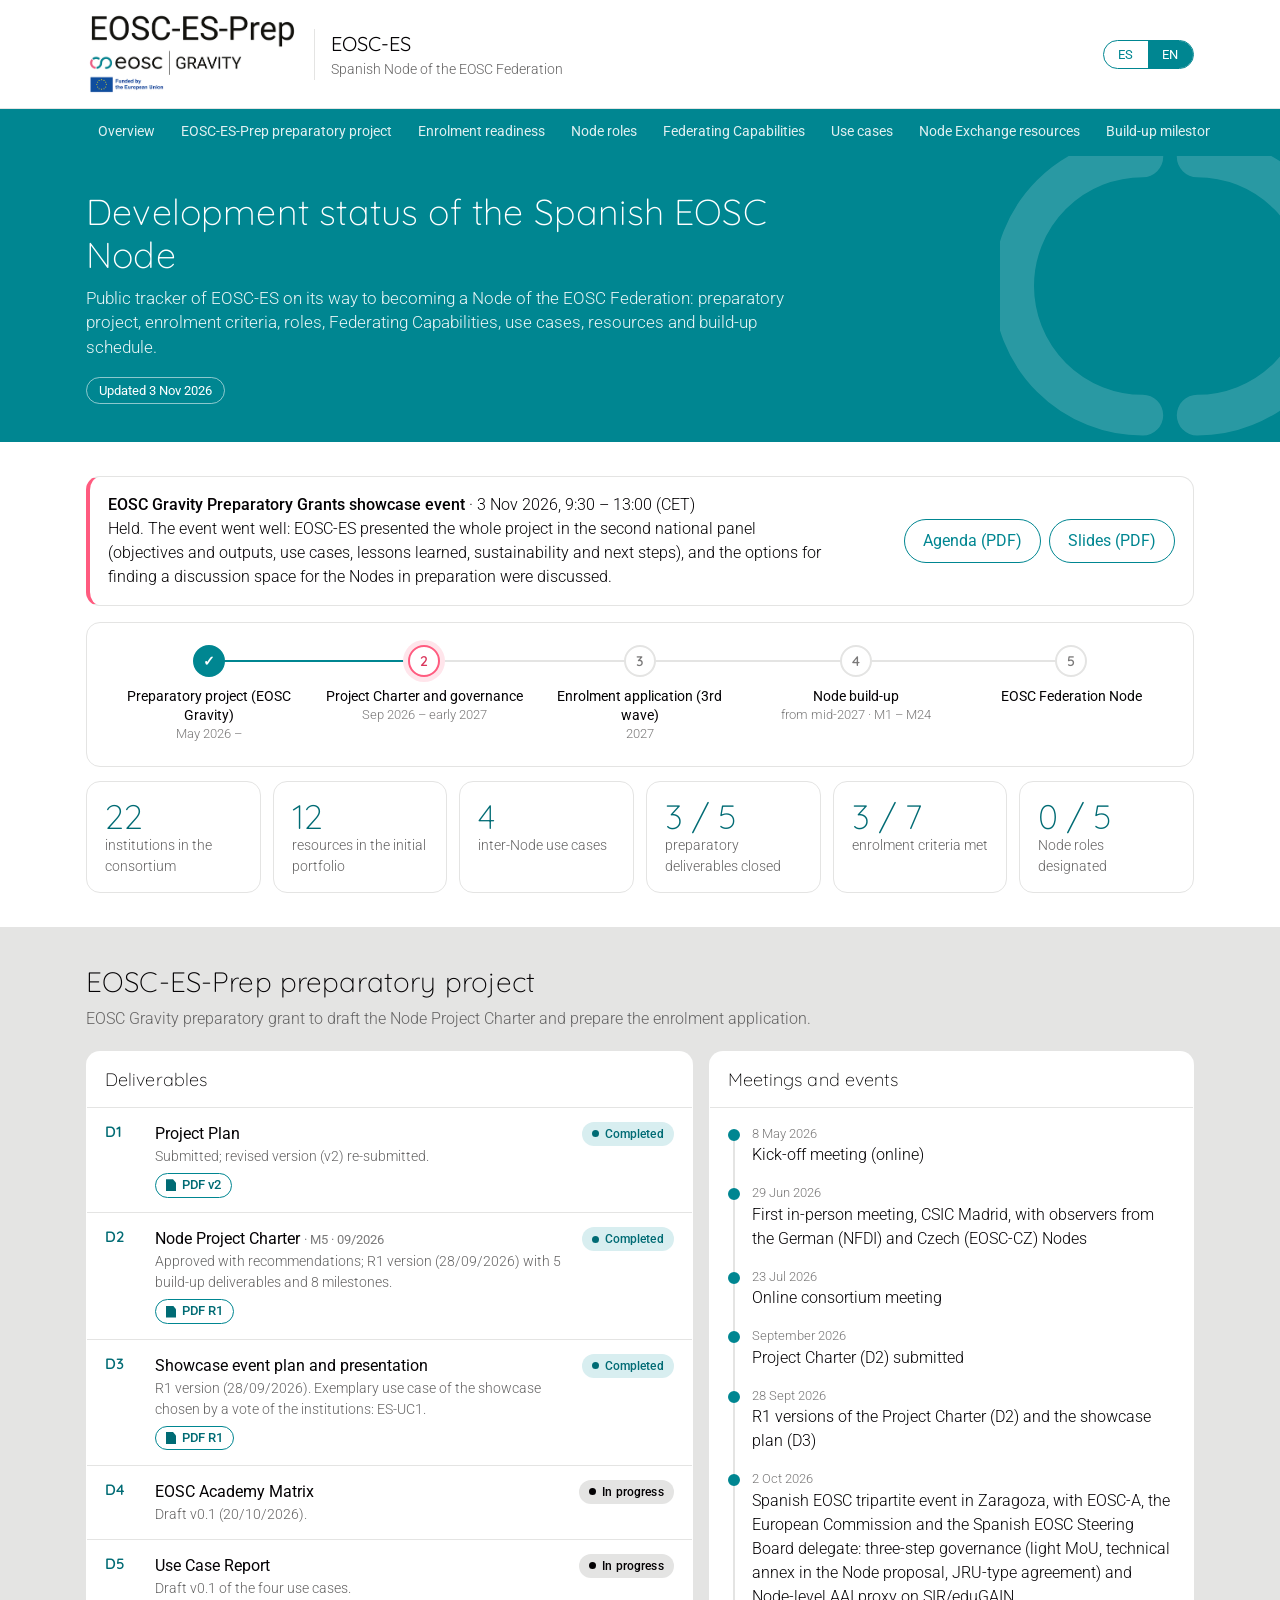
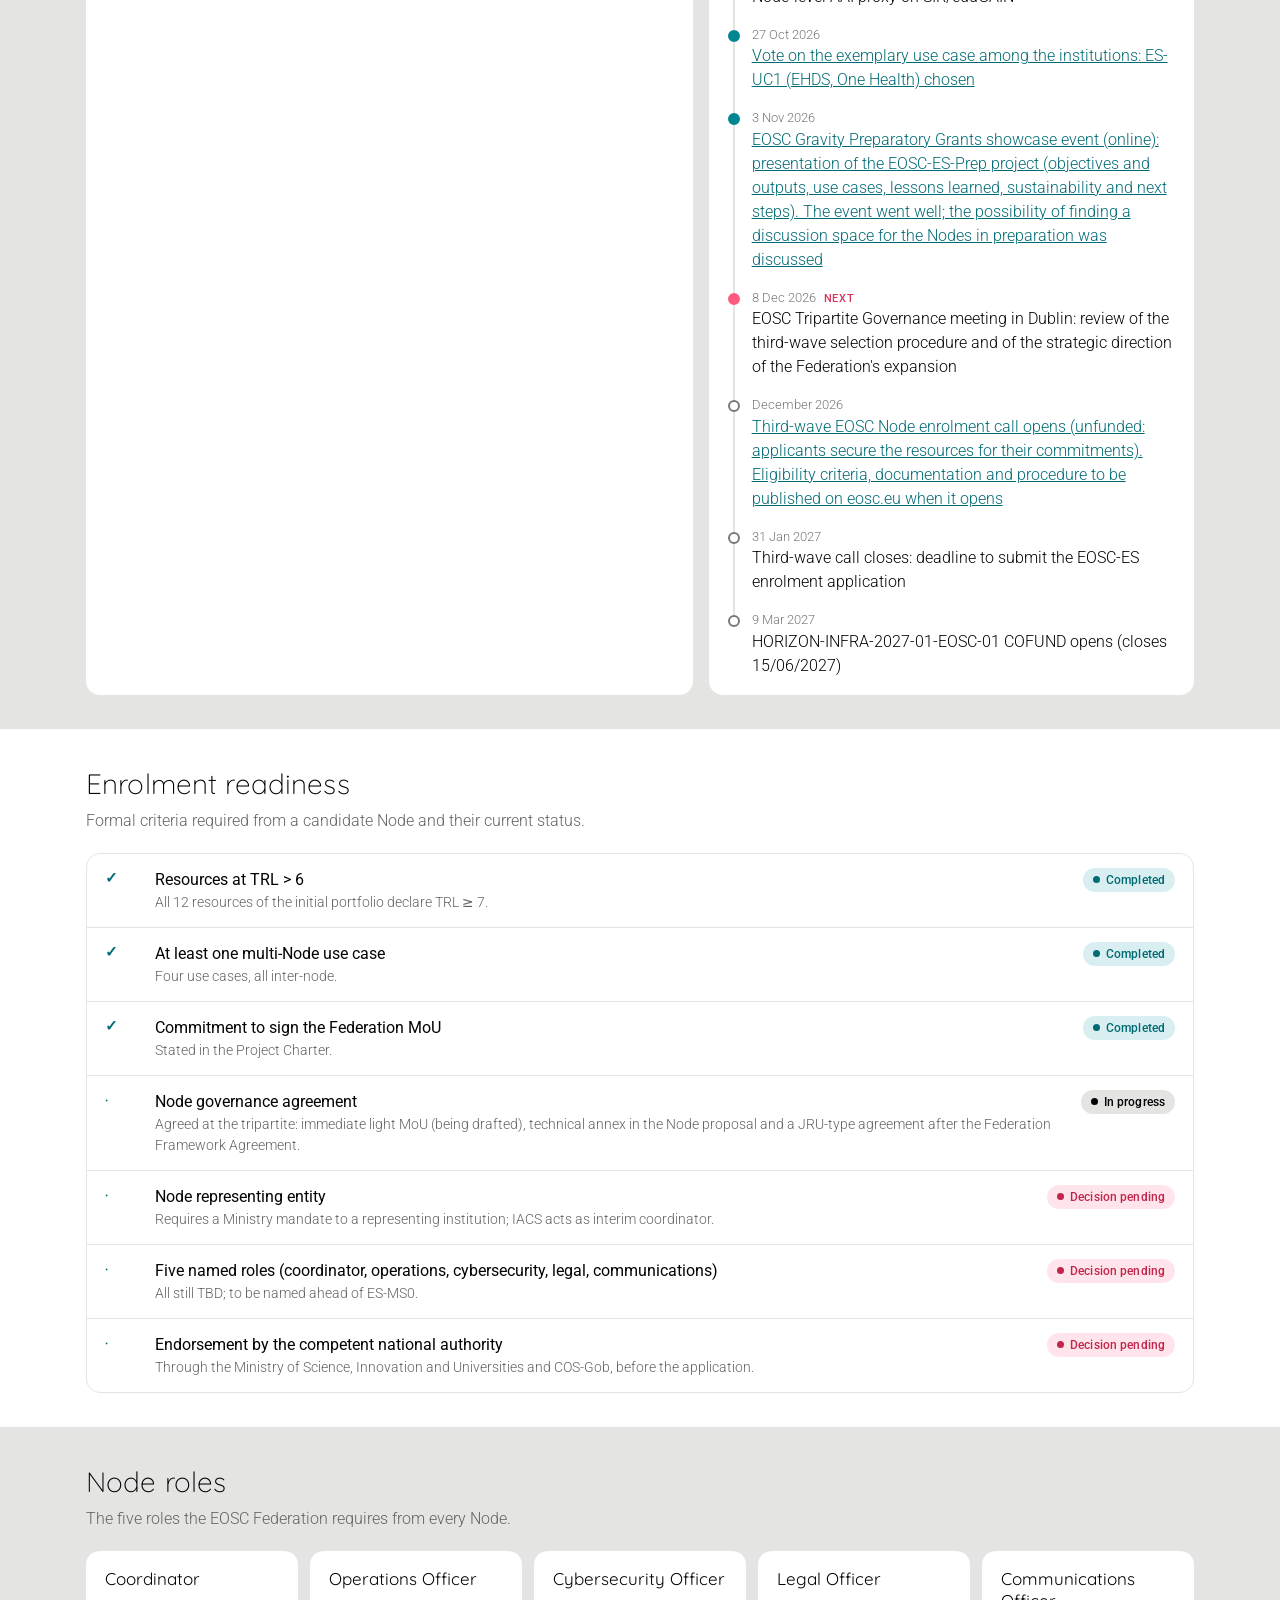
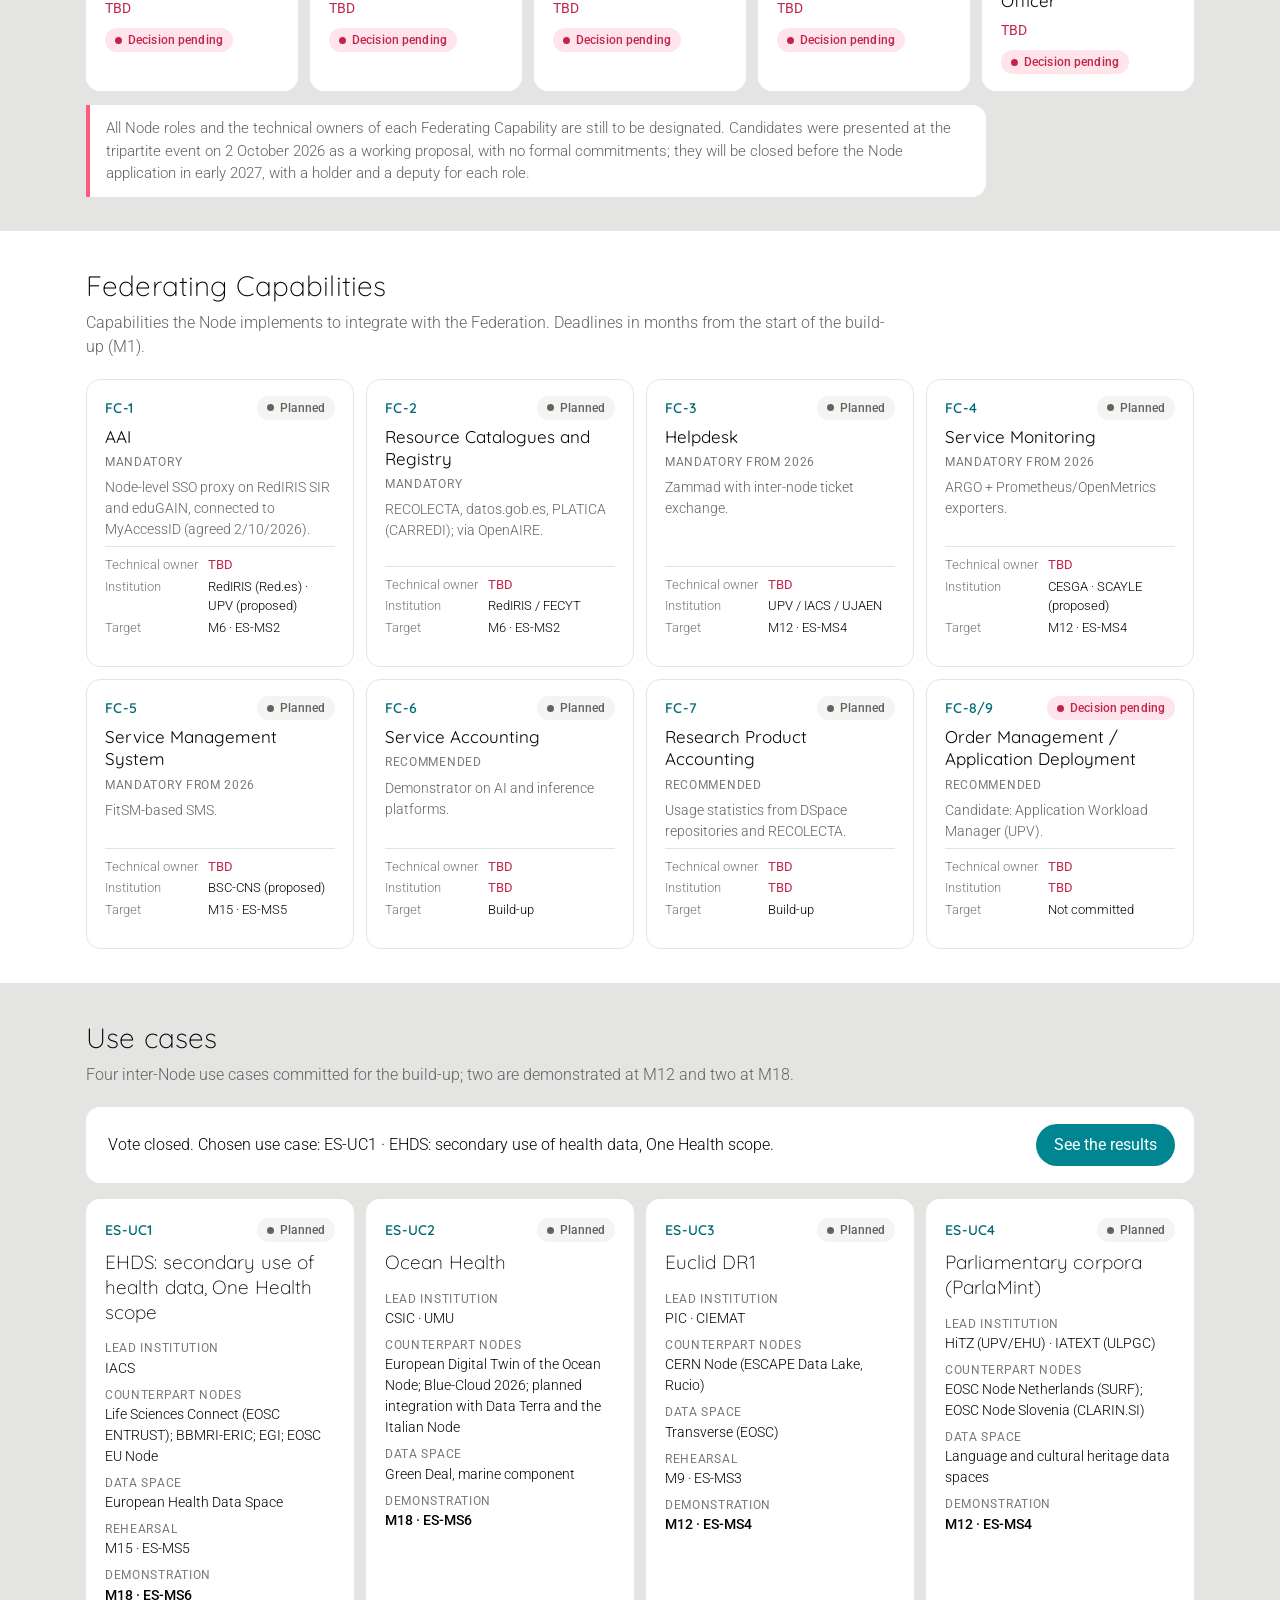
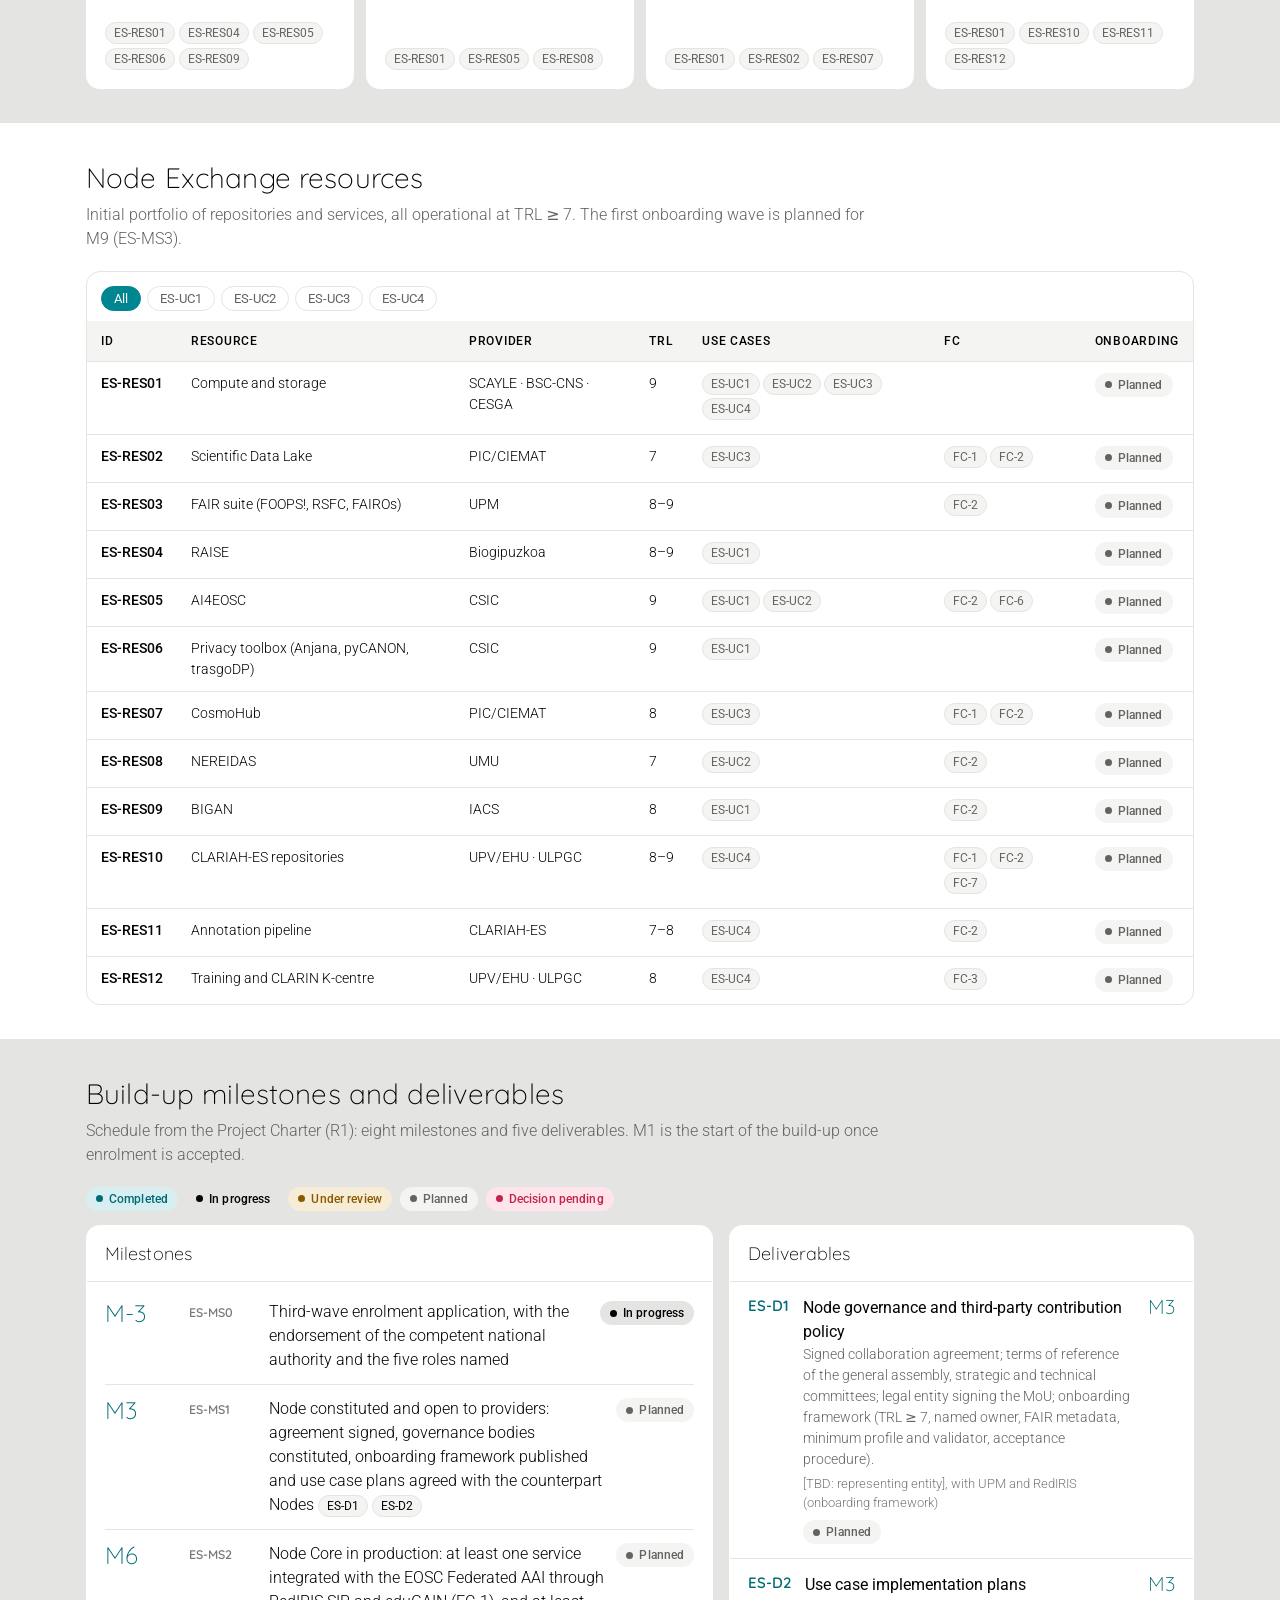
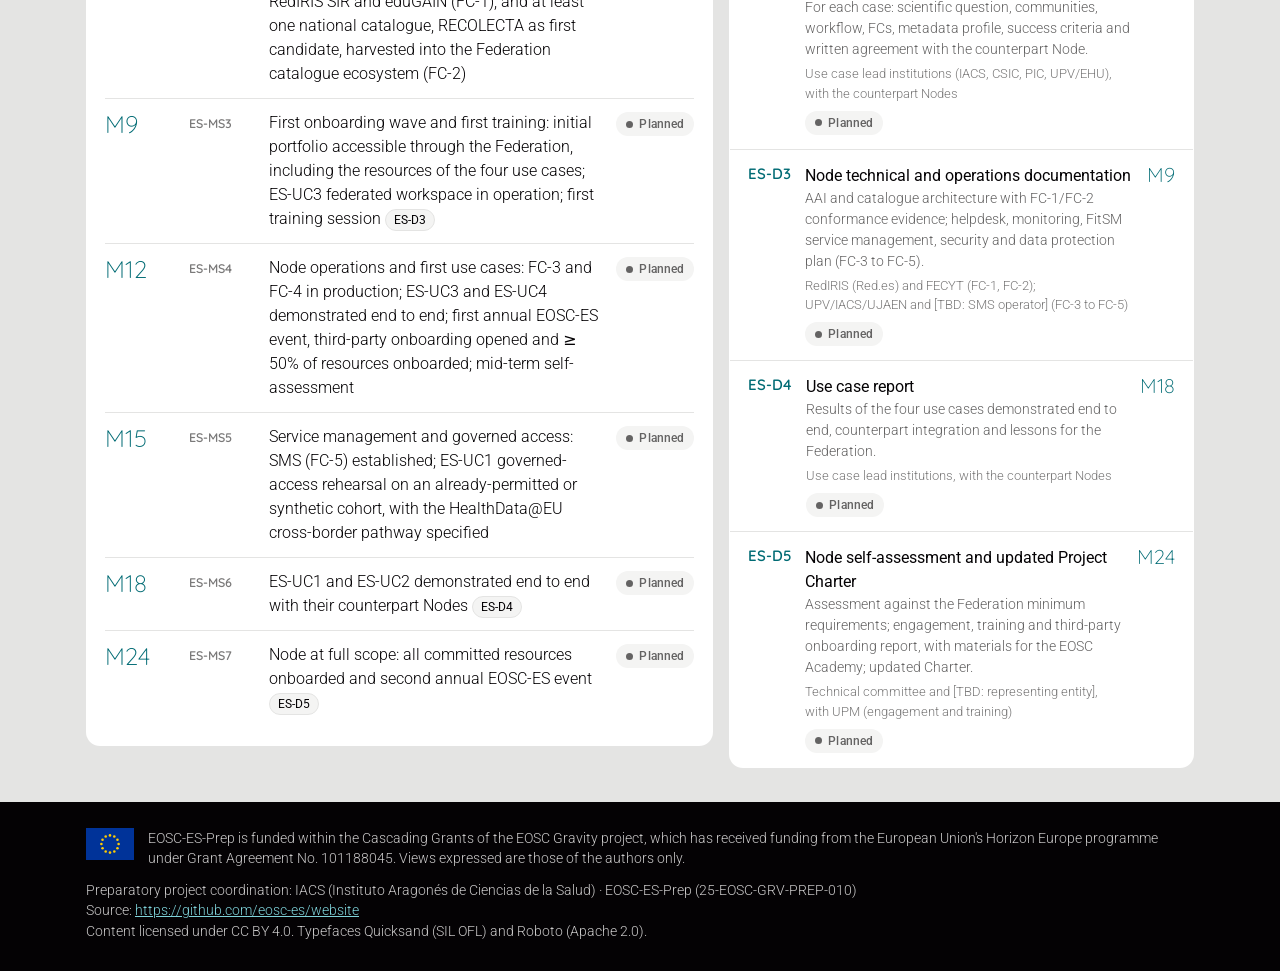
<file: index.html>
<!doctype html>
<html lang="es">
<head>
<meta charset="utf-8">
<meta name="viewport" content="width=device-width, initial-scale=1">
<title>EOSC-ES · Estado del Nodo</title>
<meta name="description" content="Estado de desarrollo del Nodo español de la EOSC Federation / Development status of the Spanish Node of the EOSC Federation">
<link rel="icon" href="data:image/svg+xml,%3Csvg xmlns='http://www.w3.org/2000/svg' viewBox='0 0 32 32'%3E%3Cpath d='M13 7a9 9 0 1 0 0 18' fill='none' stroke='%23ff5b7f' stroke-width='4' stroke-linecap='round'/%3E%3Cpath d='M19 25a9 9 0 1 0 0-18' fill='none' stroke='%23008691' stroke-width='4' stroke-linecap='round'/%3E%3C/svg%3E">
<link rel="preload" href="assets/fonts/roboto-latin-300-normal.woff2" as="font" type="font/woff2" crossorigin>
<link rel="preload" href="assets/fonts/quicksand-latin-300-normal.woff2" as="font" type="font/woff2" crossorigin>
<link rel="stylesheet" href="assets/style.css">
</head>
<body>
<header class="top">
  <div class="wrap">
    <img class="logo" src="assets/eosc-es-prep-logo.png" alt="EOSC-ES-Prep · EOSC Gravity · Funded by the European Union" width="505" height="200">
    <div class="brandtxt"><b>EOSC-ES</b><span data-i18n="brandSub"></span></div>
    <div class="controls">
      <div class="seg" role="group" aria-label="Idioma / Language">
        <button type="button" data-lang="es">ES</button>
        <button type="button" data-lang="en">EN</button>
      </div>
    </div>
  </div>
</header>
<nav class="toc" aria-label="Secciones"><div class="wrap" id="toc"></div></nav>

<div class="hero">
  <svg class="ring" viewBox="0 0 100 100" aria-hidden="true"><path d="M42 12a38 38 0 1 0 0 76" fill="none" stroke="#fff" stroke-width="12" stroke-linecap="round"/><path d="M58 88a38 38 0 1 0 0-76" fill="none" stroke="#fff" stroke-width="12" stroke-linecap="round"/></svg>
  <div class="wrap">
    <h1 data-i18n="heroTitle"></h1>
    <p data-i18n="heroText"></p>
    <span class="updated" id="updated"></span>
  </div>
</div>

<main>
  <section id="overview"><div class="wrap">
    <div class="card vote" id="showbox" hidden><p id="showtext"></p><div class="btns"><a class="btn" id="showjoin" target="_blank" rel="noopener" data-i18n="showJoin"></a> <a class="btn alt" id="showagenda" target="_blank" rel="noopener" data-i18n="showAgenda"></a> <a class="btn alt" id="showslides" target="_blank" rel="noopener" data-i18n="showSlides"></a></div></div>
    <div class="card"><div class="steps" id="steps"></div></div>
    <div class="kpis" id="kpis"></div>
  </div></section>

  <section id="prep" class="band"><div class="wrap">
    <h2 data-i18n="prepTitle"></h2>
    <p class="lead" data-i18n="prepLead"></p>
    <div class="grid2">
      <div class="card"><h3 data-i18n="deliverables"></h3><ul class="list" id="deliverables"></ul></div>
      <div class="card"><h3 data-i18n="timeline"></h3><ul class="tl" id="events"></ul></div>
    </div>
  </div></section>

  <section id="enrolment"><div class="wrap">
    <h2 data-i18n="enrolTitle"></h2>
    <p class="lead" data-i18n="enrolLead"></p>
    <div class="card"><ul class="list" id="criteria"></ul></div>
  </div></section>

  <section id="roles" class="band"><div class="wrap">
    <h2 data-i18n="rolesTitle"></h2>
    <p class="lead" data-i18n="rolesLead"></p>
    <div class="roles" id="rolegrid"></div>
    <div class="note" id="rolesnote"></div>
  </div></section>

  <section id="fcs"><div class="wrap">
    <h2 data-i18n="fcTitle"></h2>
    <p class="lead" data-i18n="fcLead"></p>
    <div class="fcgrid" id="fcgrid"></div>
  </div></section>

  <section id="usecases" class="band"><div class="wrap">
    <h2 data-i18n="ucTitle"></h2>
    <p class="lead" data-i18n="ucLead"></p>
    <div class="card vote" id="votebox" hidden><p id="votetext"></p><a class="btn" href="votacion.html" data-i18n="voteBtn"></a></div>
    <div class="ucgrid" id="ucgrid"></div>
  </div></section>

  <section id="resources"><div class="wrap">
    <h2 data-i18n="resTitle"></h2>
    <p class="lead" data-i18n="resLead"></p>
    <div class="card">
      <div class="filters" id="resfilters"></div>
      <div class="tablewrap"><table>
        <thead><tr><th>ID</th><th data-i18n="thRes"></th><th data-i18n="thProv"></th><th>TRL</th><th data-i18n="thUC"></th><th>FC</th><th data-i18n="thStatus"></th></tr></thead>
        <tbody id="restable"></tbody>
      </table></div>
    </div>
  </div></section>

  <section id="milestones" class="band"><div class="wrap">
    <h2 data-i18n="msTitle"></h2>
    <p class="lead" data-i18n="msLead"></p>
    <div class="legend" id="legend"></div>
    <div class="grid2 msgrid">
      <div class="card"><h3 data-i18n="msHead"></h3><div class="track" id="mstrack"></div></div>
      <div class="card"><h3 data-i18n="ndHead"></h3><ul class="list" id="nodedel"></ul></div>
    </div>
  </div></section>
</main>

<footer>
  <div class="wrap">
    <div class="eu">
      <div class="flag" aria-hidden="true"><svg viewBox="0 0 26 26"><g fill="#FFCC00" id="stars"></g></svg></div>
      <div data-i18n="funding"></div>
    </div>
    <div id="footmeta"></div>
  </div>
</footer>

<script src="data.js"></script>
<script>
(function(){
  "use strict";
  var D = window.EOSC_ES_STATUS;
  var I18N = {
    es:{brandSub:"Nodo español de la EOSC Federation",heroTitle:"Estado de desarrollo del Nodo EOSC español",
      heroText:"Seguimiento público del camino de EOSC-ES hacia su incorporación como Nodo de la EOSC Federation: proyecto preparatorio, criterios de enrolment, roles, Federating Capabilities, casos de uso, recursos y calendario del build-up.",
      updated:"Actualizado el ",overview:"Resumen",prepTitle:"Proyecto preparatorio EOSC-ES-Prep",
      prepLead:"Subvención preparatoria de EOSC Gravity para elaborar el Project Charter del Nodo y preparar la solicitud de enrolment.",
      deliverables:"Entregables",timeline:"Reuniones y eventos",next:"próximo",
      enrolTitle:"Preparación para el enrolment",enrolLead:"Criterios formales exigidos a un Nodo candidato y su estado actual.",
      voteBtn:"Ir a la votación",voteNav:"Votación",voteResBtn:"Ver resultados",showJoin:"Unirse (Zoom)",showAgenda:"Agenda (PDF)",showSlides:"Presentación (PDF)",voteResNav:"Resultados de la votación",voteWin:"Votación cerrada. Caso de uso elegido: ",rolesTitle:"Roles del Nodo",rolesLead:"Los cinco roles que la EOSC Federation exige a cada Nodo.",tbd:"Por designar",
      fcTitle:"Federating Capabilities",fcLead:"Capacidades que el Nodo implementa para integrarse en la Federación. Plazos en meses desde el inicio del build-up (M1).",
      mandatory:"Obligatoria",mandatory2026:"Obligatoria desde 2026",recommended:"Recomendada",owner:"Responsable técnico",inst:"Institución",deadline:"Plazo",
      ucTitle:"Casos de uso",ucLead:"Cuatro casos inter-Nodo comprometidos para el build-up; dos se demuestran en M12 y dos en M18.",
      lead:"Institución líder",nodes:"Nodos contraparte",dataspace:"Espacio de datos",target:"Demostración",rehearsal:"Ensayo previo",
      resTitle:"Recursos del Node Exchange",resLead:"Cartera inicial de repositorios y servicios, todos en operación con TRL ≥ 7. La primera oleada de onboarding está prevista en M9 (ES-MS3).",
      thRes:"Recurso",thProv:"Proveedor",thUC:"Casos de uso",thStatus:"Onboarding",all:"Todos",
      msTitle:"Hitos y entregables del build-up",msLead:"Calendario del Project Charter (R1): ocho hitos y cinco entregables. M1 es el inicio del build-up tras la aceptación del enrolment.",msHead:"Hitos",ndHead:"Entregables",
      kInst:"instituciones en el consorcio",kRes:"recursos en la cartera inicial",kUC:"casos de uso inter-Nodo",kDel:"entregables preparatorios cerrados",kCrit:"criterios de enrolment cumplidos",kRoles:"roles del Nodo designados",
      funding:"EOSC-ES-Prep se financia mediante las Cascading Grants del proyecto EOSC Gravity, que ha recibido financiación del programa Horizonte Europa de la Unión Europea en virtud del acuerdo de subvención n.º 101188045. Las opiniones expresadas son exclusivamente de sus autores.",
      coord:"Coordinación del proyecto preparatorio",contact:"Contacto",repo:"Código fuente",license:"Contenido bajo licencia CC BY 4.0. Tipografías Quicksand (SIL OFL) y Roboto (Apache 2.0).",
      st:{done:"Completado",progress:"En curso",review:"En revisión",planned:"Planificado",pending:"Pendiente de decisión"}},
    en:{brandSub:"Spanish Node of the EOSC Federation",heroTitle:"Development status of the Spanish EOSC Node",
      heroText:"Public tracker of EOSC-ES on its way to becoming a Node of the EOSC Federation: preparatory project, enrolment criteria, roles, Federating Capabilities, use cases, resources and build-up schedule.",
      updated:"Updated ",overview:"Overview",prepTitle:"EOSC-ES-Prep preparatory project",
      prepLead:"EOSC Gravity preparatory grant to draft the Node Project Charter and prepare the enrolment application.",
      deliverables:"Deliverables",timeline:"Meetings and events",next:"next",
      enrolTitle:"Enrolment readiness",enrolLead:"Formal criteria required from a candidate Node and their current status.",
      voteBtn:"Go to the vote",voteNav:"Vote",voteResBtn:"See the results",showJoin:"Join (Zoom)",showAgenda:"Agenda (PDF)",showSlides:"Slides (PDF)",voteResNav:"Vote results",voteWin:"Vote closed. Chosen use case: ",rolesTitle:"Node roles",rolesLead:"The five roles the EOSC Federation requires from every Node.",tbd:"TBD",
      fcTitle:"Federating Capabilities",fcLead:"Capabilities the Node implements to integrate with the Federation. Deadlines in months from the start of the build-up (M1).",
      mandatory:"Mandatory",mandatory2026:"Mandatory from 2026",recommended:"Recommended",owner:"Technical owner",inst:"Institution",deadline:"Target",
      ucTitle:"Use cases",ucLead:"Four inter-Node use cases committed for the build-up; two are demonstrated at M12 and two at M18.",
      lead:"Lead institution",nodes:"Counterpart Nodes",dataspace:"Data space",target:"Demonstration",rehearsal:"Rehearsal",
      resTitle:"Node Exchange resources",resLead:"Initial portfolio of repositories and services, all operational at TRL ≥ 7. The first onboarding wave is planned for M9 (ES-MS3).",
      thRes:"Resource",thProv:"Provider",thUC:"Use cases",thStatus:"Onboarding",all:"All",
      msTitle:"Build-up milestones and deliverables",msLead:"Schedule from the Project Charter (R1): eight milestones and five deliverables. M1 is the start of the build-up once enrolment is accepted.",msHead:"Milestones",ndHead:"Deliverables",
      kInst:"institutions in the consortium",kRes:"resources in the initial portfolio",kUC:"inter-Node use cases",kDel:"preparatory deliverables closed",kCrit:"enrolment criteria met",kRoles:"Node roles designated",
      funding:"EOSC-ES-Prep is funded within the Cascading Grants of the EOSC Gravity project, which has received funding from the European Union's Horizon Europe programme under Grant Agreement No. 101188045. Views expressed are those of the authors only.",
      coord:"Preparatory project coordination",contact:"Contact",repo:"Source",license:"Content licensed under CC BY 4.0. Typefaces Quicksand (SIL OFL) and Roboto (Apache 2.0).",
      st:{done:"Completed",progress:"In progress",review:"Under review",planned:"Planned",pending:"Decision pending"}}
  };
  var SECTIONS=[["overview","overview"],["prep","prepTitle"],["enrolment","enrolTitle"],["roles","rolesTitle"],["fcs","fcTitle"],["usecases","ucTitle"],["resources","resTitle"],["milestones","msTitle"]];
  var lang="es", resFilter="all";

  function tx(v){ if(v==null) return ""; return (typeof v==="object") ? (v[lang]||v.es||v.en||"") : String(v); }
  function esc(s){ return String(s).replace(/[&<>"']/g,function(c){return {"&":"&amp;","<":"&lt;",">":"&gt;",'"':"&quot;","'":"&#39;"}[c];}); }
  function t(k){ return I18N[lang][k]; }
  function badge(s){ return '<span class="badge s-'+esc(s)+'">'+esc(I18N[lang].st[s]||s)+'</span>'; }
  function tbd(v){ return v ? esc(v) : '<span class="tbd">'+esc(t("tbd"))+'</span>'; }
  function fmtDate(d){
    var p=d.split("-"), y=+p[0], m=p[1]?+p[1]-1:null, day=p[2]?+p[2]:null;
    if(m===null) return String(y);
    var dt=new Date(Date.UTC(y,m,day||1));
    var o=day?{day:"numeric",month:"short",year:"numeric",timeZone:"UTC"}:{month:"long",year:"numeric",timeZone:"UTC"};
    return dt.toLocaleDateString(lang==="es"?"es-ES":"en-GB",o);
  }
  function cnt(a,s){return a.filter(function(x){return s.indexOf(x.status)>=0;}).length;}

  function render(){
    document.documentElement.lang=lang;
    document.title = "EOSC-ES · " + (lang==="es"?"Estado del Nodo":"Node status");
    document.querySelectorAll("[data-i18n]").forEach(function(el){ el.textContent=t(el.getAttribute("data-i18n")); });
    document.querySelectorAll("[data-lang]").forEach(function(b){ b.setAttribute("aria-pressed", b.getAttribute("data-lang")===lang); });
    document.getElementById("updated").textContent = t("updated")+fmtDate(D.meta.updated);
    document.getElementById("toc").innerHTML = SECTIONS.map(function(s){return '<a href="#'+s[0]+'">'+esc(t(s[1]))+'</a>';}).join("") + (D.vote?'<a class="ext" href="votacion.html">'+esc(t(D.vote.open?"voteNav":"voteResNav"))+'</a>':'');
    var S=D.showcase, sb=document.getElementById("showbox"); sb.hidden=!(S&&S.show);
    if(S&&S.show){
      var st=document.getElementById("showtext"); st.innerHTML='<b>'+esc(tx(S.title))+'</b> · '+esc(fmtDate(S.date))+', '+esc(S.time)+'<br>'+esc(tx(S.text));
      var sj=document.getElementById("showjoin"); sj.href=S.url||"#"; sj.hidden=!S.url;
      var sa=document.getElementById("showagenda"); sa.href=S.agenda||"#"; sa.hidden=!S.agenda;
      var sp=document.getElementById("showslides"); sp.href=S.slides||"#"; sp.hidden=!S.slides;
    }
    var vb=document.getElementById("votebox"); vb.hidden=!D.vote;
    if(D.vote){
      var R=D.vote.results, w=R&&D.usecases.filter(function(u){return u.id===R.winner;})[0];
      document.getElementById("votetext").textContent = (!D.vote.open&&w) ? t("voteWin")+w.id+" · "+tx(w.title)+"." : tx(D.vote.text);
      vb.querySelector(".btn").textContent = t(D.vote.open?"voteBtn":"voteResBtn");
    }

    var cur=D.phases.current;
    document.getElementById("steps").innerHTML = D.phases.items.map(function(p,i){
      var c = i<cur?"done":(i===cur?"current":"");
      return '<div class="step '+c+'"><div class="dot">'+(i<cur?"✓":(i+1))+'</div><div><div class="t">'+esc(tx(p))+'</div><div class="w">'+esc(tx(p.when))+'</div></div></div>';
    }).join("");

    var named=(D.roles||[]).filter(function(r){return r.name;}).length;
    var k=[
      [D.meta.institutions,"kInst"],
      [D.resources.length,"kRes"],
      [D.usecases.length,"kUC"],
      [cnt(D.deliverables,["done"])+" / "+D.deliverables.length,"kDel"],
      [cnt(D.enrolment,["done"])+" / "+D.enrolment.length,"kCrit"],
      [named+" / "+(D.roles||[]).length,"kRoles"]
    ];
    document.getElementById("kpis").innerHTML = k.map(function(x){return '<div class="card kpi"><div class="n">'+esc(x[0])+'</div><div class="l">'+esc(t(x[1]))+'</div></div>';}).join("");

    document.getElementById("deliverables").innerHTML = D.deliverables.map(function(d){
      return '<li><span class="id">'+esc(d.id)+'</span><div><div class="ti">'+esc(tx(d.title))+(d.due?' <span style="font-size:13px;color:var(--muted)">· '+esc(d.due)+'</span>':'')+'</div><div class="no">'+esc(tx(d.note))+'</div>'+(d.pdf?'<a class="pdf" href="'+esc(d.pdf)+'" target="_blank" rel="noopener">'+esc(d.pdfLabel||"PDF")+'</a>':'')+'</div>'+badge(d.status)+'</li>';
    }).join("");

    var nextShown=false;
    document.getElementById("events").innerHTML = D.events.map(function(e){
      var isNext = !nextShown && e.status!=="done"; if(isNext) nextShown=true;
      return '<li class="'+esc(e.status)+(isNext?' nextup':'')+'"><i></i><div class="d">'+esc(fmtDate(e.date))+(isNext?'<span class="next">'+esc(t("next"))+'</span>':'')+'</div><div class="ev">'+(e.link?'<a href="'+esc(e.link)+'">'+esc(tx(e.title))+'</a>':esc(tx(e.title)))+'</div></li>';
    }).join("");

    document.getElementById("criteria").innerHTML = D.enrolment.map(function(c){
      return '<li><span class="id">'+(c.status==="done"?"✓":"·")+'</span><div><div class="ti">'+esc(tx(c.title))+'</div><div class="no">'+esc(tx(c.note))+'</div></div>'+badge(c.status)+'</li>';
    }).join("");

    document.getElementById("rolegrid").innerHTML = (D.roles||[]).map(function(r){
      return '<div class="card role"><div class="rn">'+esc(tx(r.role))+'</div><div class="who">'+tbd(r.name)+'</div><div>'+badge(r.status)+'</div></div>';
    }).join("");
    document.getElementById("rolesnote").textContent = tx(D.rolesNote);

    document.getElementById("fcgrid").innerHTML = D.fcs.map(function(f){
      return '<div class="card fc"><div class="hd"><span class="code">'+esc(f.id)+'</span>'+badge(f.status)+'</div>'+
        '<div class="nm">'+esc(tx(f.name))+'</div><div class="lv">'+esc(t(f.level))+'</div>'+
        '<div class="bs">'+esc(tx(f.basis))+'</div>'+
        '<dl class="ft"><dt>'+esc(t("owner"))+'</dt><dd>'+tbd(f.owner)+'</dd>'+
        '<dt>'+esc(t("inst"))+'</dt><dd>'+tbd(tx(f.inst))+'</dd>'+
        '<dt>'+esc(t("deadline"))+'</dt><dd>'+esc(tx(f.target))+'</dd></dl></div>';
    }).join("");

    document.getElementById("ucgrid").innerHTML = D.usecases.map(function(u){
      var res = D.resources.filter(function(r){return r.uc.indexOf(u.id)>=0;}).map(function(r){return '<span class="chip" title="'+esc(tx(r.name))+'">'+esc(r.id)+'</span>';}).join("");
      return '<div class="card uc"><div style="display:flex;justify-content:space-between;align-items:center;gap:8px"><span class="code">'+esc(u.id)+'</span>'+badge(u.status)+'</div>'+
        '<h4>'+esc(tx(u.title))+'</h4><dl>'+
        '<dt>'+esc(t("lead"))+'</dt><dd>'+esc(u.lead)+'</dd>'+
        '<dt>'+esc(t("nodes"))+'</dt><dd>'+esc(tx(u.nodes))+'</dd>'+
        '<dt>'+esc(t("dataspace"))+'</dt><dd>'+esc(tx(u.dataspace))+'</dd>'+
        (u.rehearsal?'<dt>'+esc(t("rehearsal"))+'</dt><dd>'+esc(u.rehearsal)+'</dd>':'')+
        '<dt>'+esc(t("target"))+'</dt><dd><b>'+esc(u.target)+'</b></dd></dl>'+
        '<div class="res">'+res+'</div></div>';
    }).join("");

    var fl=["all"].concat(D.usecases.map(function(u){return u.id;}));
    document.getElementById("resfilters").innerHTML = fl.map(function(f){return '<button type="button" data-f="'+esc(f)+'" aria-pressed="'+(f===resFilter)+'">'+esc(f==="all"?t("all"):f)+'</button>';}).join("");
    document.getElementById("restable").innerHTML = D.resources.filter(function(r){return resFilter==="all"||r.uc.indexOf(resFilter)>=0;}).map(function(r){
      return '<tr><td class="num"><b>'+esc(r.id)+'</b></td><td>'+esc(tx(r.name))+'</td><td>'+esc(r.provider)+'</td><td class="num">'+esc(r.trl)+'</td><td>'+r.uc.map(function(x){return '<span class="chip">'+esc(x)+'</span>';}).join("")+'</td><td>'+r.fc.map(function(x){return '<span class="chip">'+esc(x)+'</span>';}).join("")+'</td><td>'+badge(r.status)+'</td></tr>';
    }).join("");

    document.getElementById("legend").innerHTML = ["done","progress","review","planned","pending"].map(badge).join("");
    var groups=[], idx={};
    D.milestones.forEach(function(m){ if(!(m.m in idx)){idx[m.m]=groups.length;groups.push({m:m.m,items:[]});} groups[idx[m.m]].items.push(m); });
    document.getElementById("mstrack").innerHTML = groups.map(function(g){
      return '<div class="mrow"><div class="m">'+esc(g.m)+'</div><div class="items">'+g.items.map(function(m){
        var dl=(m.d||[]).map(function(x){return '<span class="chip">'+esc(x)+'</span>';}).join("");
        return '<div class="mi"><span class="mid">'+esc(m.id)+'</span><span class="mt">'+esc(tx(m.title))+(dl?' <span class="dl">'+dl+'</span>':'')+'</span>'+badge(m.status)+'</div>';
      }).join("")+'</div></div>';
    }).join("");

    document.getElementById("nodedel").innerHTML = (D.nodeDeliverables||[]).map(function(d){
      return '<li><span class="id">'+esc(d.id)+'</span><div><div class="ti">'+esc(tx(d.title))+'</div><div class="no">'+esc(tx(d.note))+'</div><div class="resp">'+esc(tx(d.resp))+'</div><div style="margin-top:6px">'+badge(d.status)+'</div></div><span class="mm">'+esc(d.m)+'</span></li>';
    }).join("");

    var fm=[esc(t("coord"))+": "+esc(D.meta.coordinator)+" · "+esc(D.meta.project)+" ("+esc(D.meta.grant)+")"];
    if(D.meta.contact) fm.push(esc(t("contact"))+': <a href="mailto:'+esc(D.meta.contact)+'">'+esc(D.meta.contact)+'</a>');
    if(D.meta.repo) fm.push(esc(t("repo"))+': <a href="'+esc(D.meta.repo)+'">'+esc(D.meta.repo)+'</a>');
    fm.push(esc(t("license")));
    document.getElementById("footmeta").innerHTML = fm.join("<br>");
  }

  var s="",i; for(i=0;i<12;i++){var a=i*Math.PI/6;s+='<circle cx="'+(13+8*Math.sin(a)).toFixed(2)+'" cy="'+(13-8*Math.cos(a)).toFixed(2)+'" r="1.2"/>';}
  document.getElementById("stars").innerHTML=s;

  try{ var saved=localStorage.getItem("eoscEsLang"); if(saved==="es"||saved==="en") lang=saved; else lang=(navigator.language||"es").toLowerCase().indexOf("es")===0?"es":"en"; }catch(e){}
  var q=new URLSearchParams(location.search).get("lang"); if(q==="es"||q==="en") lang=q;

  document.addEventListener("click",function(ev){
    var b=ev.target.closest("[data-lang]");
    if(b){ lang=b.getAttribute("data-lang"); try{localStorage.setItem("eoscEsLang",lang);}catch(e){} render(); return; }
    var f=ev.target.closest("[data-f]");
    if(f){ resFilter=f.getAttribute("data-f"); render(); }
  });
  render();
})();
</script>
</body>
</html>
</file>
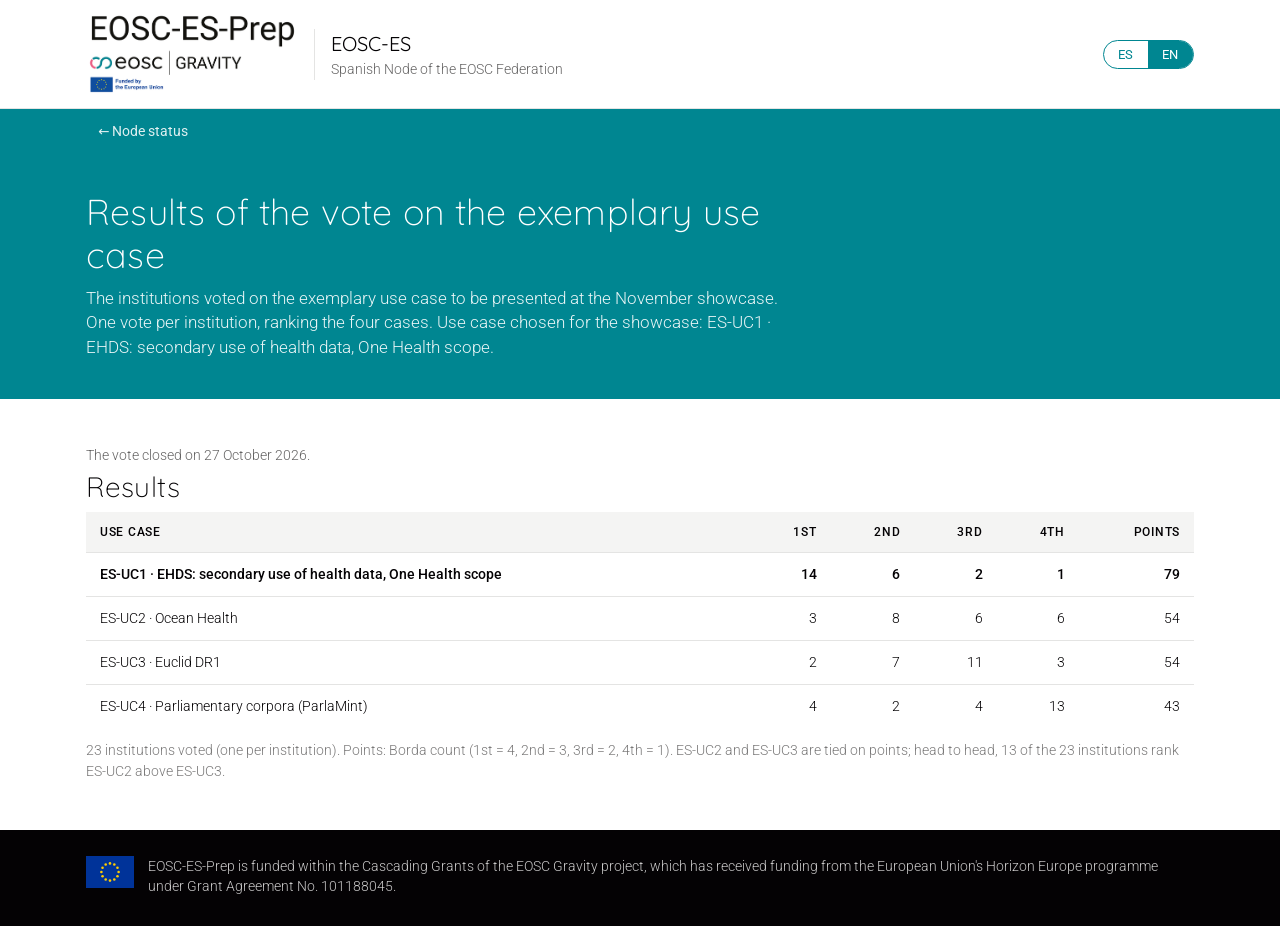
<file: votacion.html>
<!doctype html>
<html lang="es">
<head>
<meta charset="utf-8">
<meta name="viewport" content="width=device-width, initial-scale=1">
<title>EOSC-ES · Votación de casos de uso</title>
<style>.win td{font-weight:500;color:var(--strong)} .res td.n,.res th.n{text-align:right;font-variant-numeric:tabular-nums} .resnote{color:var(--muted);font-size:14px;margin-top:12px}</style>
<meta name="description" content="Votación del caso de uso ejemplar del Nodo EOSC-ES / Vote on the exemplary use case of the EOSC-ES Node">
<link rel="icon" href="data:image/svg+xml,%3Csvg xmlns='http://www.w3.org/2000/svg' viewBox='0 0 32 32'%3E%3Cpath d='M13 7a9 9 0 1 0 0 18' fill='none' stroke='%23ff5b7f' stroke-width='4' stroke-linecap='round'/%3E%3Cpath d='M19 25a9 9 0 1 0 0-18' fill='none' stroke='%23008691' stroke-width='4' stroke-linecap='round'/%3E%3C/svg%3E">
<link rel="preload" href="assets/fonts/roboto-latin-300-normal.woff2" as="font" type="font/woff2" crossorigin>
<link rel="preload" href="assets/fonts/quicksand-latin-300-normal.woff2" as="font" type="font/woff2" crossorigin>
<link rel="stylesheet" href="assets/style.css">
</head>
<body>
<header class="top">
  <div class="wrap">
    <img class="logo" src="assets/eosc-es-prep-logo.png" alt="EOSC-ES-Prep · EOSC Gravity · Funded by the European Union" width="505" height="200">
    <div class="brandtxt"><b>EOSC-ES</b><span data-i18n="brandSub"></span></div>
    <div class="controls">
      <div class="seg" role="group" aria-label="Idioma / Language">
        <button type="button" data-lang="es">ES</button>
        <button type="button" data-lang="en">EN</button>
      </div>
    </div>
  </div>
</header>
<nav class="toc" aria-label="Navegación"><div class="wrap"><a href="index.html" id="back"></a></div></nav>
<div class="hero">
  <div class="wrap">
    <h1 id="h1"></h1>
    <p id="intro"></p>
  </div>
</div>
<main>
  <section><div class="wrap">
    <div class="frame"><iframe id="vf" title="Votación de casos de uso · Nodo EOSC-ES" loading="lazy" referrerpolicy="no-referrer-when-downgrade"></iframe></div>
    <p class="fallback" id="fb"></p>
    <div id="results" hidden>
      <h2 id="rh"></h2>
      <div class="tablewrap"><table class="res"><thead><tr id="rth"></tr></thead><tbody id="rtb"></tbody></table></div>
      <p class="resnote" id="rnote"></p>
    </div>
  </div></section>
</main>
<footer><div class="wrap"><div class="eu"><div class="flag" aria-hidden="true"><svg viewBox="0 0 26 26"><g fill="#FFCC00" id="stars"></g></svg></div><div id="funding"></div></div></div></footer>
<script src="data.js"></script>
<script>
(function(){
  "use strict";
  var D=window.EOSC_ES_STATUS, V=D.vote||{};
  var T={es:{back:"← Estado del Nodo",h1:"Votación del caso de uso ejemplar",note:"El formulario está alojado en Google Apps Script y solo está disponible en español. Los votos se registran por institución; la página no muestra nombres ni correos de los votantes.",fb:"¿No se ve el formulario? Ábralo en una pestaña nueva:",closed:"La votación está cerrada.",closedOn:"La votación se cerró el ",h1c:"Resultados de la votación del caso de uso ejemplar",rh:"Resultados",cols:["Caso de uso","1.º","2.º","3.º","4.º","Puntos"],votes:" instituciones votaron (una por institución). Puntos: recuento Borda (1.º = 4, 2.º = 3, 3.º = 2, 4.º = 1).",chosen:"Caso elegido para el showcase: ",brandSub:"Nodo español de la EOSC Federation",
      funding:"EOSC-ES-Prep se financia mediante las Cascading Grants del proyecto EOSC Gravity, que ha recibido financiación del programa Horizonte Europa de la Unión Europea en virtud del acuerdo de subvención n.º 101188045."},
    en:{back:"← Node status",h1:"Vote on the exemplary use case",note:"The form is hosted on Google Apps Script and is available in Spanish only. Votes are recorded per institution; the page does not show voters' names or e-mails.",fb:"Can't see the form? Open it in a new tab:",closed:"The vote is closed.",closedOn:"The vote closed on ",h1c:"Results of the vote on the exemplary use case",rh:"Results",cols:["Use case","1st","2nd","3rd","4th","Points"],votes:" institutions voted (one per institution). Points: Borda count (1st = 4, 2nd = 3, 3rd = 2, 4th = 1).",chosen:"Use case chosen for the showcase: ",brandSub:"Spanish Node of the EOSC Federation",
      funding:"EOSC-ES-Prep is funded within the Cascading Grants of the EOSC Gravity project, which has received funding from the European Union's Horizon Europe programme under Grant Agreement No. 101188045."}};
  var lang="es";
  try{var sv=localStorage.getItem("eoscEsLang"); if(sv==="es"||sv==="en") lang=sv; else lang=(navigator.language||"es").toLowerCase().indexOf("es")===0?"es":"en";}catch(e){}
  var q=new URLSearchParams(location.search).get("lang"); if(q==="es"||q==="en") lang=q;
  function tx(v){return v==null?"":(typeof v==="object"?(v[lang]||v.es||""):String(v));}
  function render(){
    var t=T[lang]; document.documentElement.lang=lang;
    document.getElementById("back").textContent=t.back;
    document.getElementById("h1").textContent=t.h1;
    document.getElementById("intro").textContent=tx(V.text)+" "+t.note;
    document.querySelectorAll('[data-i18n="brandSub"]').forEach(function(e){e.textContent=t.brandSub;});
    document.getElementById("funding").textContent=t.funding;
    document.querySelectorAll("[data-lang]").forEach(function(b){b.setAttribute("aria-pressed",b.getAttribute("data-lang")===lang);});
    var fb=document.getElementById("fb");
    if(V.open&&V.url){ fb.textContent=t.fb+" "; var a=document.createElement("a"); a.href=V.url; a.target="_blank"; a.rel="noopener"; a.textContent=V.url.replace(/^https:\/\//,"").slice(0,40)+"…"; fb.appendChild(a); }
    else {
      document.querySelector(".frame").hidden=true;
      var R=V.results, UC=D.usecases||[];
      function uc(id){var u=UC.filter(function(x){return x.id===id;})[0]; return u?id+" · "+tx(u.title):id;}
      function fd(d){var p=String(d).split("-"); return new Date(Date.UTC(+p[0],+p[1]-1,+p[2])).toLocaleDateString(lang==="es"?"es-ES":"en-GB",{day:"numeric",month:"long",year:"numeric",timeZone:"UTC"});}
      fb.textContent = V.closed ? t.closedOn+fd(V.closed)+"." : t.closed;
      if(R){
        document.getElementById("h1").textContent=t.h1c;
        document.getElementById("intro").textContent=tx(V.text)+" "+t.chosen+uc(R.winner)+".";
        document.getElementById("rh").textContent=t.rh;
        document.getElementById("rth").innerHTML=t.cols.map(function(c,i){return '<th'+(i?' class="n"':'')+'>'+c+'</th>';}).join("");
        var tb=document.getElementById("rtb"); tb.innerHTML="";
        R.items.slice().sort(function(a,b){return b.points-a.points;}).forEach(function(r){
          var tr=document.createElement("tr"); if(r.id===R.winner) tr.className="win";
          [uc(r.id),r.first,r.second,r.third,r.fourth,r.points].forEach(function(v,i){var td=document.createElement("td"); if(i) td.className="n"; td.textContent=v; tr.appendChild(td);});
          tb.appendChild(tr);
        });
        document.getElementById("rnote").textContent=R.votes+t.votes+(R.note?" "+tx(R.note):"");
        document.getElementById("results").hidden=false;
      }
    }
  }
  var vf=document.getElementById("vf"); if(V.open&&V.url) vf.src=V.url;
  var s="",i; for(i=0;i<12;i++){var a=i*Math.PI/6;s+='<circle cx="'+(13+8*Math.sin(a)).toFixed(2)+'" cy="'+(13-8*Math.cos(a)).toFixed(2)+'" r="1.2"/>';}
  document.getElementById("stars").innerHTML=s;
  document.addEventListener("click",function(ev){var b=ev.target.closest("[data-lang]"); if(b){lang=b.getAttribute("data-lang"); try{localStorage.setItem("eoscEsLang",lang);}catch(e){} render();}});
  render();
})();
</script>
</body>
</html>
</file>
<file: assets/style.css>
/* EOSC Association Corporate Design Manual v.1 (2022-09):
   headlines Quicksand Light · body and sub-headlines Roboto Light, line height ~150 %
   Lively Green #008691 + White (primary) · Mild Pink #ff5b7f (signal) · Light Grey #e4e4e3 · Warm Black #040204
   body text on light backgrounds #646363 */
@font-face{font-family:"Quicksand";font-weight:300;font-style:normal;font-display:swap;src:url(fonts/quicksand-latin-300-normal.woff2) format("woff2")}
@font-face{font-family:"Quicksand";font-weight:400;font-style:normal;font-display:swap;src:url(fonts/quicksand-latin-400-normal.woff2) format("woff2")}
@font-face{font-family:"Quicksand";font-weight:600;font-style:normal;font-display:swap;src:url(fonts/quicksand-latin-600-normal.woff2) format("woff2")}
@font-face{font-family:"Roboto";font-weight:300;font-style:normal;font-display:swap;src:url(fonts/roboto-latin-300-normal.woff2) format("woff2")}
@font-face{font-family:"Roboto";font-weight:400;font-style:normal;font-display:swap;src:url(fonts/roboto-latin-400-normal.woff2) format("woff2")}
@font-face{font-family:"Roboto";font-weight:500;font-style:normal;font-display:swap;src:url(fonts/roboto-latin-500-normal.woff2) format("woff2")}
:root{
  --green:#008691; --pink:#ff5b7f; --grey:#e4e4e3; --black:#040204;
  --bg:#ffffff; --surface:#ffffff; --surface-2:#f4f4f3; --band:#e4e4e3;
  --text:#646363; --strong:#040204; --muted:#7a7979; --line:#e4e4e3;
  --accent:#008691; --accent-ink:#006b74; --accent-soft:#e0f1f2; --signal:#d9365c; --signal-soft:#ffe5eb;
  --done:#006b74; --done-bg:#d8eef0; --progress:#040204; --progress-bg:#e4e4e3;
  --review:#8a5a00; --review-bg:#f7ecd5; --planned:#646363; --planned-bg:#f4f4f3;
  --pending:#c2254b; --pending-bg:#ffe5eb;
  --hero-ink:#ffffff; --radius:14px;
}
@media (prefers-color-scheme: dark){
  :root:not([data-theme="light"]){
    --bg:#0d0c0e; --surface:#161517; --surface-2:#1d1c1f; --band:#1d1c1f;
    --text:#c9c8c8; --strong:#ffffff; --muted:#9a9999; --line:#2c2b2e;
    --accent:#3fb8c2; --accent-ink:#5cc7d0; --accent-soft:#0f2e31; --signal:#ff7a97; --signal-soft:#3a1720;
    --done:#5cc7d0; --done-bg:#0f2e31; --progress:#ffffff; --progress-bg:#2c2b2e;
    --review:#e7b95a; --review-bg:#352912; --planned:#b3b2b2; --planned-bg:#232225;
    --pending:#ff8aa3; --pending-bg:#3a1720;
  }
}
:root[data-theme="dark"]{
  --bg:#0d0c0e; --surface:#161517; --surface-2:#1d1c1f; --band:#1d1c1f;
  --text:#c9c8c8; --strong:#ffffff; --muted:#9a9999; --line:#2c2b2e;
  --accent:#3fb8c2; --accent-ink:#5cc7d0; --accent-soft:#0f2e31; --signal:#ff7a97; --signal-soft:#3a1720;
  --done:#5cc7d0; --done-bg:#0f2e31; --progress:#ffffff; --progress-bg:#2c2b2e;
  --review:#e7b95a; --review-bg:#352912; --planned:#b3b2b2; --planned-bg:#232225;
  --pending:#ff8aa3; --pending-bg:#3a1720;
}
*{box-sizing:border-box}
html{-webkit-text-size-adjust:100%;scroll-padding-top:56px}
body{margin:0;background:var(--bg);color:var(--text);font:300 16px/1.5 "Roboto",system-ui,-apple-system,"Segoe UI",Arial,sans-serif}
b,strong{font-weight:500;color:var(--strong)}
h1,h2,h3,h4{font-family:"Quicksand","Roboto",system-ui,sans-serif;font-weight:300;color:var(--strong);letter-spacing:.005em}
a{color:var(--accent-ink)}
.wrap{max-width:1140px;margin:0 auto;padding:0 16px}
/* header */
header.top{background:#fff;border-bottom:1px solid var(--grey)}
.top .wrap{display:flex;align-items:center;gap:16px;padding-top:12px;padding-bottom:12px;flex-wrap:wrap}
.logo{height:84px;width:auto;display:block}
.brandtxt{flex:1;min-width:200px;color:#646363;font-size:14px;border-left:1px solid var(--grey);padding-left:16px}
.brandtxt b{display:block;font-family:"Quicksand",sans-serif;font-weight:400;font-size:20px;color:#040204}
.seg{display:inline-flex;border:1px solid var(--green);border-radius:999px;overflow:hidden}
.seg button{background:transparent;border:0;color:var(--green);padding:6px 14px;font:400 13px "Roboto",sans-serif;cursor:pointer;letter-spacing:.04em}
.seg button[aria-pressed="true"]{background:var(--green);color:#fff}
nav.toc{background:var(--green);position:sticky;top:0;z-index:5}
nav.toc .wrap{display:flex;gap:2px;overflow-x:auto;scrollbar-width:none}
nav.toc a{color:#fff;text-decoration:none;font-size:13.5px;font-weight:400;padding:12px 12px;white-space:nowrap;border-bottom:3px solid transparent;opacity:.88}
nav.toc a:hover{opacity:1;border-bottom-color:var(--pink)}
/* hero */
.hero{background:var(--green);color:var(--hero-ink);position:relative;overflow:hidden}
.hero .wrap{padding-top:34px;padding-bottom:38px;position:relative;z-index:1}
.hero h1{color:#fff;font-size:36px;line-height:1.2;margin:0 0 10px;max-width:760px}
.hero p{margin:0;max-width:720px;font-size:16.5px;color:#e8f5f6}
.hero .updated{display:inline-block;margin-top:16px;font-size:13px;color:#fff;border:1px solid rgba(255,255,255,.55);border-radius:999px;padding:3px 12px;font-weight:400}
.hero svg.ring{position:absolute;right:-60px;top:-40px;width:340px;height:340px;opacity:.16;z-index:0}
section{padding:34px 0}
section.band{background:var(--band)}
section h2{font-size:28px;margin:0 0 4px}
section .lead{margin:0 0 20px;max-width:800px}
.card{background:var(--surface);border:1px solid var(--line);border-radius:var(--radius)}
section.band .card{border-color:transparent}
/* stepper */
.steps{display:grid;grid-template-columns:repeat(5,1fr);padding:22px 14px}
.step{position:relative;padding:0 8px;text-align:center}
.step:before{content:"";position:absolute;top:15px;left:-50%;width:100%;height:2px;background:var(--grey);z-index:0}
.step:first-child:before{display:none}
.step.done:before,.step.current:before{background:var(--accent)}
.dot{position:relative;z-index:1;width:32px;height:32px;border-radius:50%;margin:0 auto 10px;display:grid;place-items:center;font:600 14px "Quicksand",sans-serif;background:var(--surface);border:2px solid var(--grey);color:var(--muted)}
.step.done .dot{background:var(--accent);border-color:var(--accent);color:#fff}
.step.current .dot{border-color:var(--pink);color:var(--signal);box-shadow:0 0 0 5px var(--signal-soft)}
.step .t{font-size:14px;font-weight:400;color:var(--strong);line-height:1.35}
.step .w{font-size:12.5px;color:var(--muted)}
.kpis{display:grid;grid-template-columns:repeat(auto-fit,minmax(160px,1fr));gap:12px;margin-top:14px}
.kpi{padding:16px 18px}
.kpi .n{font:300 34px/1.1 "Quicksand",sans-serif;color:var(--accent-ink);font-variant-numeric:tabular-nums}
.kpi .l{font-size:13.5px}
/* badges */
.badge{display:inline-flex;align-items:center;gap:6px;font-size:12px;font-weight:500;padding:3px 10px;border-radius:999px;white-space:nowrap;letter-spacing:.01em}
.badge:before{content:"";width:7px;height:7px;border-radius:50%;background:currentColor}
.s-done{color:var(--done);background:var(--done-bg)}
.s-progress{color:var(--progress);background:var(--progress-bg)}
.s-review{color:var(--review);background:var(--review-bg)}
.s-planned{color:var(--planned);background:var(--planned-bg)}
.s-pending{color:var(--pending);background:var(--pending-bg)}
.legend{display:flex;flex-wrap:wrap;gap:8px;margin:0 0 14px}
/* lists */
.grid2{display:grid;grid-template-columns:1.25fr 1fr;gap:16px}
.list{list-style:none;margin:0;padding:0}
.list li{display:grid;grid-template-columns:auto 1fr auto;gap:14px;align-items:start;padding:14px 18px;border-top:1px solid var(--line)}
.list li:first-child{border-top:0}
.list .id{font:600 15px "Quicksand",sans-serif;color:var(--accent-ink);min-width:36px}
.list .ti{font-weight:400;color:var(--strong)}
.list .no{font-size:14px}
.card h3{font-size:18px;margin:0;padding:14px 18px;border-bottom:1px solid var(--line)}
.tl{list-style:none;margin:0;padding:16px 18px}
.tl li{position:relative;padding:0 0 16px 24px}
.tl li:last-child{padding-bottom:0}
.tl li:before{content:"";position:absolute;left:5px;top:8px;bottom:-8px;width:2px;background:var(--line)}
.tl li:last-child:before{display:none}
.tl li i{position:absolute;left:0;top:5px;width:12px;height:12px;border-radius:50%;border:2px solid var(--muted);background:var(--surface)}
.tl li.done i{background:var(--accent);border-color:var(--accent)}
.tl li.nextup i{border-color:var(--pink);background:var(--pink)}
.tl .d{font-size:13px;color:var(--muted);font-variant-numeric:tabular-nums}
.tl .next{font-size:11px;font-weight:500;color:var(--signal);margin-left:8px;text-transform:uppercase;letter-spacing:.06em}
.tl .ev{color:var(--strong);font-weight:300}
/* roles */
.roles{display:grid;grid-template-columns:repeat(auto-fill,minmax(200px,1fr));gap:12px;margin-bottom:14px}
.role{padding:16px 18px;display:flex;flex-direction:column;gap:8px}
.role .rn{font:400 17px/1.3 "Quicksand",sans-serif;color:var(--strong)}
.role .who{font-size:14px;color:var(--pending);font-weight:400}
.note{border-left:4px solid var(--pink);padding:12px 16px;background:var(--surface);border-radius:0 var(--radius) var(--radius) 0;font-size:15px;max-width:900px}
/* FCs */
.fcgrid{display:grid;grid-template-columns:repeat(auto-fill,minmax(250px,1fr));gap:12px}
.fc{padding:16px 18px;display:flex;flex-direction:column;gap:6px}
.fc .hd{display:flex;justify-content:space-between;align-items:center;gap:8px}
.code{font:600 14px "Quicksand",sans-serif;color:var(--accent-ink);letter-spacing:.02em}
.fc .nm{font:400 17px/1.3 "Quicksand",sans-serif;color:var(--strong)}
.fc .lv{font-size:11.5px;text-transform:uppercase;letter-spacing:.06em;color:var(--muted);font-weight:400}
.fc .bs{font-size:14px}
.fc .ft{display:grid;grid-template-columns:auto 1fr;gap:2px 10px;font-size:13px;border-top:1px solid var(--line);padding-top:8px;margin-top:auto}
.fc .ft dt{color:var(--muted)}
.fc .ft dd{margin:0;color:var(--strong)}
.tbd{color:var(--pending)!important;font-weight:400}
/* use cases */
.ucgrid{display:grid;grid-template-columns:repeat(auto-fill,minmax(250px,1fr));gap:12px}
.uc{padding:18px;display:flex;flex-direction:column;gap:8px}
.uc h4{margin:0;font-size:19px;line-height:1.3}
.uc dl{margin:0;font-size:14px}
.uc dt{color:var(--muted);font-size:11.5px;text-transform:uppercase;letter-spacing:.06em;margin-top:8px;font-weight:400}
.uc dd{margin:0;color:var(--strong)}
.uc .res{display:flex;flex-wrap:wrap;gap:4px;margin-top:auto;padding-top:8px}
.chip{font-size:12px;background:var(--surface-2);border:1px solid var(--line);border-radius:999px;padding:1px 8px;white-space:nowrap;font-weight:400}
/* table */
.tablewrap{overflow-x:auto}
table{width:100%;border-collapse:collapse;font-size:14px}
th,td{text-align:left;padding:11px 14px;border-top:1px solid var(--line);vertical-align:top}
thead th{border-top:0;font-size:12px;font-weight:500;color:var(--strong);text-transform:uppercase;letter-spacing:.06em;background:var(--surface-2)}
td{color:var(--strong)}
td.num{font-variant-numeric:tabular-nums;white-space:nowrap}
td .chip{margin:0 3px 3px 0;display:inline-block;color:var(--text)}
.filters{display:flex;flex-wrap:wrap;gap:6px;padding:14px 14px 10px}
.filters button{font:400 13px "Roboto",sans-serif;border:1px solid var(--line);background:var(--surface);color:var(--text);border-radius:999px;padding:4px 12px;cursor:pointer}
.filters button[aria-pressed="true"]{border-color:var(--accent);color:#fff;background:var(--accent)}
/* milestones */
.track{padding:18px}
.msgrid{grid-template-columns:1.35fr 1fr;align-items:start}
.mi .dl{display:inline-flex;gap:4px}
.list .resp{font-size:13px;margin-top:4px;color:var(--muted)}
.list .mm{font:300 20px/1.1 "Quicksand",sans-serif;color:var(--accent-ink);white-space:nowrap}
.mrow{display:grid;grid-template-columns:70px 1fr;gap:14px;padding:12px 0;border-top:1px solid var(--line)}
.mrow:first-child{border-top:0;padding-top:0}
.mrow .m{font:300 24px/1.1 "Quicksand",sans-serif;color:var(--accent-ink);font-variant-numeric:tabular-nums}
.mrow .items{display:flex;flex-direction:column;gap:8px}
.mi{display:flex;gap:10px;align-items:baseline;flex-wrap:wrap}
.mi .mid{font:600 12.5px "Quicksand",sans-serif;color:var(--muted);min-width:70px}
.mi .mt{flex:1;min-width:200px;color:var(--strong)}
/* footer */
footer{background:#040204;color:#c9c8c8;font-size:13.5px}
footer .wrap{padding-top:26px;padding-bottom:30px;display:grid;gap:12px}
footer a{color:#7fd3da}
.eu{display:flex;gap:14px;align-items:flex-start}
.flag{flex:none;width:48px;height:32px;background:#003399;display:grid;place-items:center}
.flag svg{width:28px;height:28px}
@media (max-width:860px){
  .grid2,.msgrid{grid-template-columns:1fr}
  .steps{grid-template-columns:1fr;gap:12px}
  .step{display:grid;grid-template-columns:32px 1fr;gap:12px;text-align:left;padding:0}
  .step:before{display:none}
  .dot{margin:0}
  .hero h1{font-size:28px}
  section h2{font-size:24px}
  .logo{height:64px}
  .brandtxt{border-left:0;padding-left:0;min-width:0;flex-basis:100%;order:3}
  .controls{margin-left:auto}
  .list li{grid-template-columns:auto 1fr}
  .list li .badge{grid-column:2;justify-self:start}
}

/* vote */
.vote{display:flex;gap:16px;align-items:center;justify-content:space-between;flex-wrap:wrap;padding:16px 18px;margin-bottom:16px;border-left:4px solid var(--pink)}
.vote p{margin:0;max-width:720px;color:var(--strong)}
.btn{display:inline-block;background:var(--green);color:#fff!important;text-decoration:none;font-weight:400;padding:9px 18px;border-radius:999px;white-space:nowrap}
.btn:hover{filter:brightness(1.08)}
.btn.alt{background:#fff;color:var(--green)!important;border:1px solid var(--green)}
.vote .btns{display:flex;gap:8px;flex-wrap:wrap}
.tl .ev a{color:var(--accent-ink)}
nav.toc a.ext{margin-left:auto;background:rgba(255,255,255,.14)}
.frame{background:#fff;border:1px solid var(--line);border-radius:var(--radius);overflow:hidden}
.frame iframe{display:block;width:100%;height:1150px;border:0}
.fallback{font-size:14px;margin:12px 0 0}
[hidden]{display:none!important}
.pdf{display:inline-flex;align-items:center;gap:6px;margin-top:6px;font-size:12.5px;font-weight:500;color:var(--accent-ink);text-decoration:none;border:1px solid var(--accent);border-radius:999px;padding:2px 10px}
.pdf:before{content:"";width:10px;height:12px;background:currentColor;clip-path:polygon(0 0,70% 0,100% 30%,100% 100%,0 100%)}
.pdf:hover{background:var(--accent-soft)}
</file>
